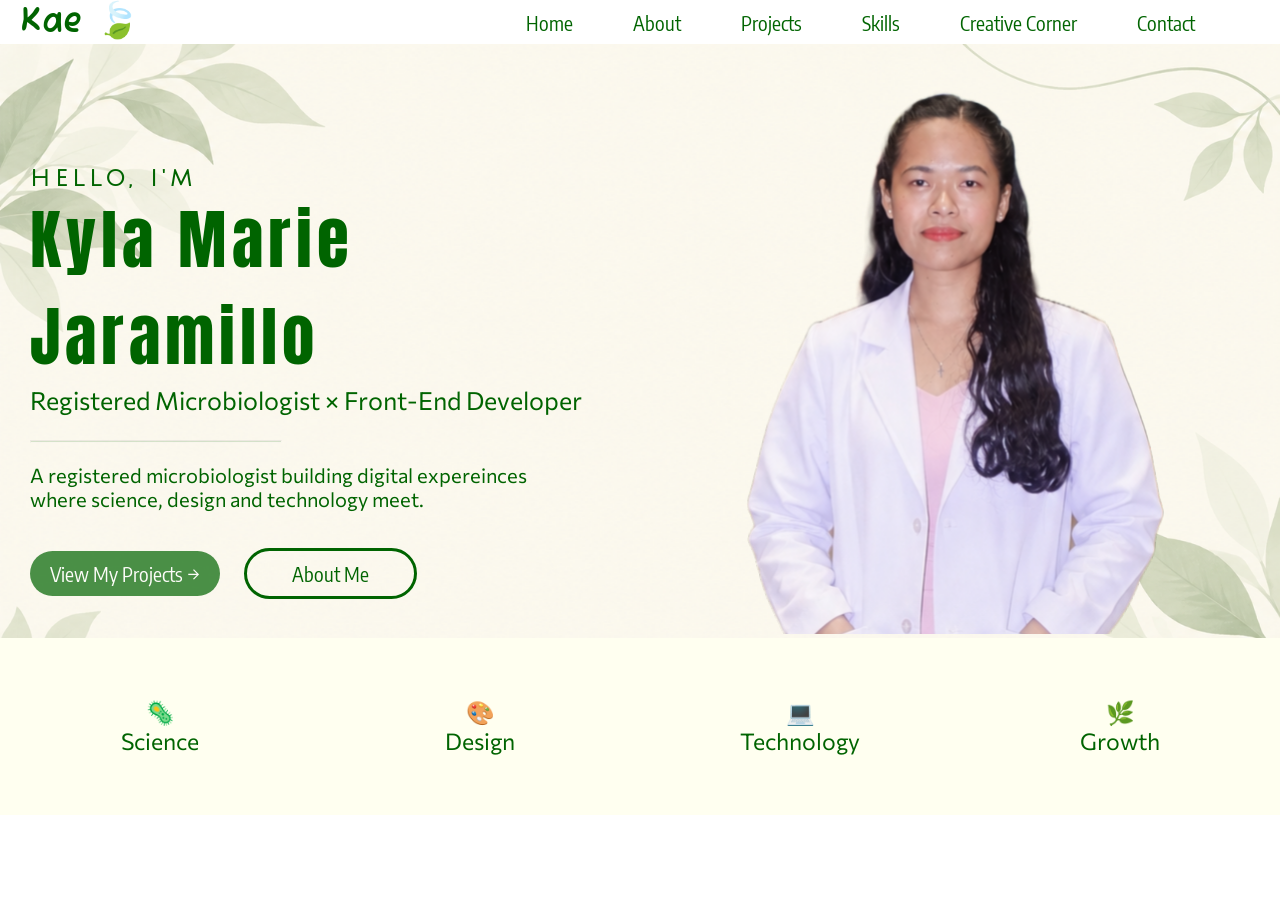
<file: index.html>
<!DOCTYPE html>
<html lang="en">

    <head>
        <meta charset="UTF-8">
        <link rel="icon" href="images/favicon.png"/>
        <title>Kyla Marie Jaramillo|Portfolio</title>
        <link rel="stylesheet" href="home.css">

        <link rel="preconnect" href="https://fonts.googleapis.com">
        <link rel="preconnect" href="https://fonts.gstatic.com" crossorigin>
        <link href="https://fonts.googleapis.com/css2?family=Fuzzy+Bubbles:wght@700&display=swap" rel="stylesheet">
       
        <link rel="preconnect" href="https://fonts.googleapis.com">
        <link rel="preconnect" href="https://fonts.gstatic.com" crossorigin>
        <link href="https://fonts.googleapis.com/css2?family=Encode+Sans+Condensed:wght@400;500&display=swap" rel="stylesheet">

        <link rel="preconnect" href="https://fonts.googleapis.com">
        <link rel="preconnect" href="https://fonts.gstatic.com" crossorigin>
        <link href="https://fonts.googleapis.com/css2?family=Julius+Sans+One&display=swap" rel="stylesheet">

        <link rel="preconnect" href="https://fonts.googleapis.com">
        <link rel="preconnect" href="https://fonts.gstatic.com" crossorigin>
        <link href="https://fonts.googleapis.com/css2?family=Anton&display=swap" rel="stylesheet">

        <link rel="preconnect" href="https://fonts.googleapis.com">
        <link rel="preconnect" href="https://fonts.gstatic.com" crossorigin>
        <link href="https://fonts.googleapis.com/css2?family=Commissioner:wght@100..900&display=swap" rel="stylesheet">
    </head>

    <body>
        <div id="top-bar">
            <div class="logo">
                <span> Kae &#127811 </span>
            </div>
            
            <nav>
                <a href="home.html" class="home" target="_self">Home</a>
                <a href="about.html" class="about" target="_self">About</a>
                <a href="projects.html" class="projects" target="_self">Projects</a>
                <a href="skills.html" class="skills" target="_self">Skills</a>
                <a href="creative corner.html" class="creative-corner" target="_self">Creative Corner</a>
                <a href="contact.html" class="contact" target="_self">Contact</a>
            </nav>
        </div>  
        
        <div id="content">
            <div class="section-1">
                <h1>HELLO, I'M</h1>
                <h2>Kyla Marie Jaramillo </h2>
                <h3> Registered Microbiologist &times Front-End Developer </h3>
                <hr/>
                <p> A registered microbiologist building digital  expereinces <br>
                where science, design and technology meet.</p>

                <a href="projects.html" class="my-projects" target="_self">View My Projects &#8594</a>
                <a href="about.html" class="about-me" target="_self">About Me</a>
            </div>

            <div class="section-2">
                <span class="section-2-image">
                    <img src="images/Home Image.png">
                </span>
            </div>
        </div>
    </body>
  
    <footer>
            <div class="science">  &#129440 <br> Science </div>
            <div class="design">  &#127912 <br> Design </div>
            <div class=" technology"> &#128187 <br> Technology </div>  
            <div class="growth"> &#127807 <br> Growth </div>
    </footer>

</html>
</file>
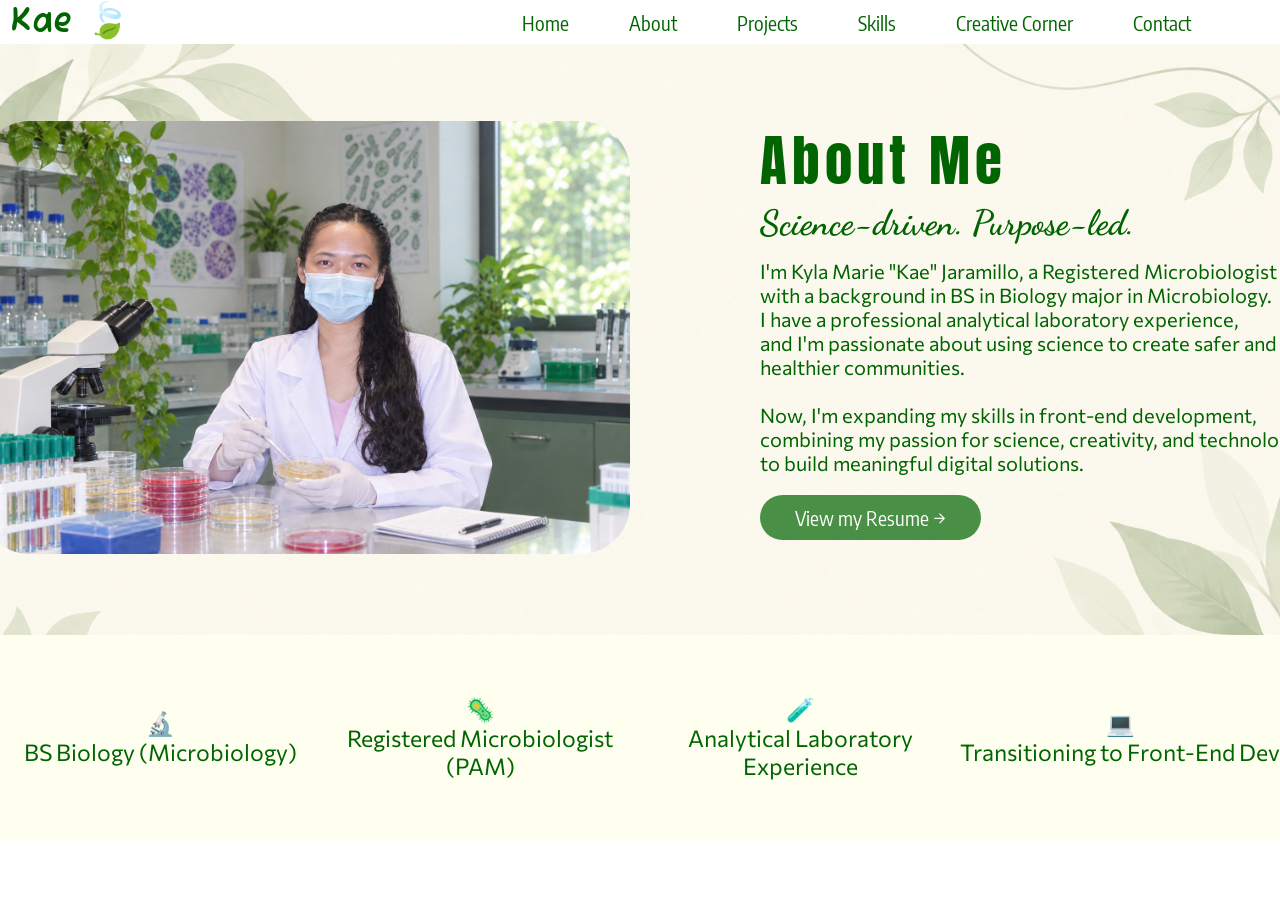
<file: about.html>
<!DOCTYPE html>
<html lang="en">

    <head>
        <meta charset="UTF-8">
        <link rel="icon" href="images/favicon.png">
        <title>Kyla Marie Jaramillo|Portfolio</title>
        <link rel="stylesheet" href="about.css">
        
        <link rel="preconnect" href="https://fonts.googleapis.com">
        <link rel="preconnect" href="https://fonts.gstatic.com" crossorigin>
        <link href="https://fonts.googleapis.com/css2?family=Fuzzy+Bubbles:wght@700&display=swap" rel="stylesheet">
       
        <link rel="preconnect" href="https://fonts.googleapis.com">
        <link rel="preconnect" href="https://fonts.gstatic.com" crossorigin>
        <link href="https://fonts.googleapis.com/css2?family=Encode+Sans+Condensed:wght@400;500&display=swap" rel="stylesheet">

        <link rel="preconnect" href="https://fonts.googleapis.com">
        <link rel="preconnect" href="https://fonts.gstatic.com" crossorigin>
        <link href="https://fonts.googleapis.com/css2?family=Anton&display=swap" rel="stylesheet">

        <link rel="preconnect" href="https://fonts.googleapis.com">
        <link rel="preconnect" href="https://fonts.gstatic.com" crossorigin>
        <link href="https://fonts.googleapis.com/css2?family=Dancing+Script:wght@400..700&display=swap" rel="stylesheet">

        <link rel="preconnect" href="https://fonts.googleapis.com">
        <link rel="preconnect" href="https://fonts.gstatic.com" crossorigin>
        <link href="https://fonts.googleapis.com/css2?family=Commissioner:wght@100..900&display=swap" rel="stylesheet">
    </head>

    <body>
        <div id="top-bar">
            <div class="logo">
                <span> Kae &#127811 </span>
            </div>
            <nav>
                <a href="home.html" class="home active" target="_self">Home</a>
                <a href="about.html" class="about active" target="_self">About</a>
                <a href="projects.html" class="projects active" target="_self">Projects</a>
                <a href="skills.html" class="skills active" target="_self">Skills</a>
                <a href="creative corner.html" class="creative-corner active" target="_self">Creative Corner</a>
                <a href="contact.html" class="contact active" target="_self">Contact</a>
           </nav>
        </div>  

        <div id="content">
            <div class="secion-1">
                <span class="section-1-image">
                    <img src="images/About Image.png">
                </span>
            </div>

            <div class="section-2">
                <h1> About Me </h1>
                <h2> Science-driven. Purpose-led. </h2>
                <p> I'm Kyla Marie "Kae" Jaramillo, a Registered Microbiologist <br>
                    with a background in BS in Biology major in Microbiology. <br>
                    I have a professional analytical laboratory experience, <br>
                    and I'm passionate about using science to create safer and <br>
                    healthier communities. <br> <br>
                    Now, I'm expanding my skills in front-end development, <br>
                    combining my passion for science, creativity, and technology <br>
                    to build meaningful digital solutions.
                </p>
                
                <a href="resume.html" class="resume" target="_blank">View my Resume &#8594 </a> 
            </div>
        </div>
</body>
        
<footer>
        <div class="course"> &#128300 <br> BS Biology (Microbiology) </div>
        <div class="licensure"> &#129440 <br> Registered Microbiologist (PAM)  </div>
        <div class="work-experience"> &#129514 <br> Analytical Laboratory Experience </div>
        <div class="transition"> &#128187 <br> Transitioning to Front-End Dev </div>
</footer>
</file>
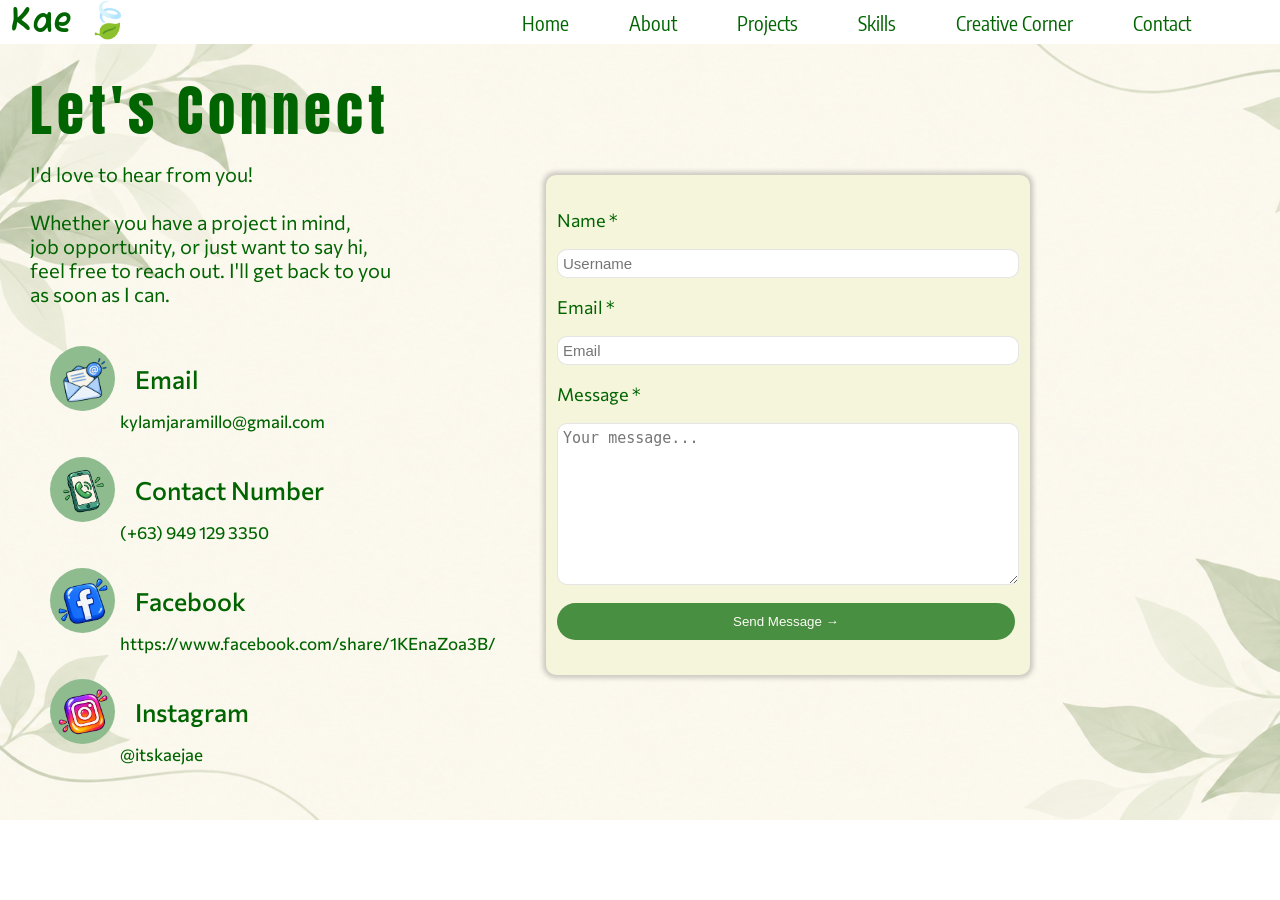
<file: contact.html>
<!DOCTYPE html>
<html lang="en">

    <head>

        <meta charset="UTF-8">
        <link rel="icon" href="images/favicon.png"/>
        <title>Kyla Marie Jaramillo|Portfolio</title>
        <link rel="stylesheet" href="contact.css">

        <link rel="preconnect" href="https://fonts.googleapis.com">
        <link rel="preconnect" href="https://fonts.gstatic.com" crossorigin>
        <link href="https://fonts.googleapis.com/css2?family=Fuzzy+Bubbles:wght@700&display=swap" rel="stylesheet">

        <link rel="preconnect" href="https://fonts.googleapis.com">
        <link rel="preconnect" href="https://fonts.gstatic.com" crossorigin>
        <link href="https://fonts.googleapis.com/css2?family=Encode+Sans+Condensed:wght@400;500&display=swap" rel="stylesheet">

        <link rel="preconnect" href="https://fonts.googleapis.com">
        <link rel="preconnect" href="https://fonts.gstatic.com" crossorigin>
        <link href="https://fonts.googleapis.com/css2?family=Anton&display=swap" rel="stylesheet">

        <link rel="preconnect" href="https://fonts.googleapis.com">
        <link rel="preconnect" href="https://fonts.gstatic.com" crossorigin>
        <link href="https://fonts.googleapis.com/css2?family=Commissioner:wght@100..900&display=swap" rel="stylesheet">
    </head>

    <body>
        <div id="top-bar">
            <div class="logo">
                <span> Kae &#127811 </span>
            </div>

            <nav>
                <a href="home.html" class="home active" target="_self">Home</a>
                <a href="about.html" class="about active" target="_self">About</a>
                <a href="projects.html" class="projects active" target="_self">Projects</a>
                <a href="skills.html" class="skills active" target="_self">Skills</a>
                <a href="creative corner.html" class="creative-corner active" target="_self">Creative Corner</a>
                <a href="contact.html" class="contact active" target="_self">Contact</a>
            </nav>
        </div>
        

        <div id="content">
            <div class="section-1">
                <h1> Let's Connect </h1>

                <h2> I'd love to hear from you! <br> <br>
                Whether you have a project in mind, <br>
                job opportunity, or just want to say hi, <br>
                feel free to reach out. I'll get back to you <br>
                as soon as I can.</h2>
                <h3 class="email"> 
                    <span class="email-image"> 
                        <img src="images/Contact-Email-icon.png">
                    </span> Email 
                </h3>
                    <p>kylamjaramillo@gmail.com</p>

                <h3 class="cellno"> 
                    <span class="cellno-image">
                        <img src="images/Contact-Contact Number-icon.png">
                    </span> Contact Number
                </h3>
                    <p>(+63) 949 129 3350</p>
                    
                <h3 class="fb"> 
                    <span class="fb-image">
                        <img src="images/Contact-Facebook-icon.png">
                    </span> Facebook
                </h3>
                    <p>https://www.facebook.com/share/1KEnaZoa3B/</p>
                    
                <h3 class="ig"> 
                    <span class="ig-image">
                        <img src="images/Contact-Instagram-icon.png">
                    </span> Instagram
                </h3>
                    <p>@itskaejae</p>
            </div>

            <div class="section-2-container">
                <div class="section-2">
                    <label for="name"> Name *</label> <br>
                        <input type="text" placeholder="Username" class="name" required/> <br>

                    <label for="email"> Email *</label> <br>
                        <input type="email" placeholder="Email" required/> <br>
                    
                    <label for="message"> Message * </label> <br>
                        <textarea placeholder="Your message..."></textarea> <br>
                        
                    <button type="submit"> Send Message &#8594 </button>
                </div>
            </div>
        </div>
    </body>
</html>

<!---->
</file>
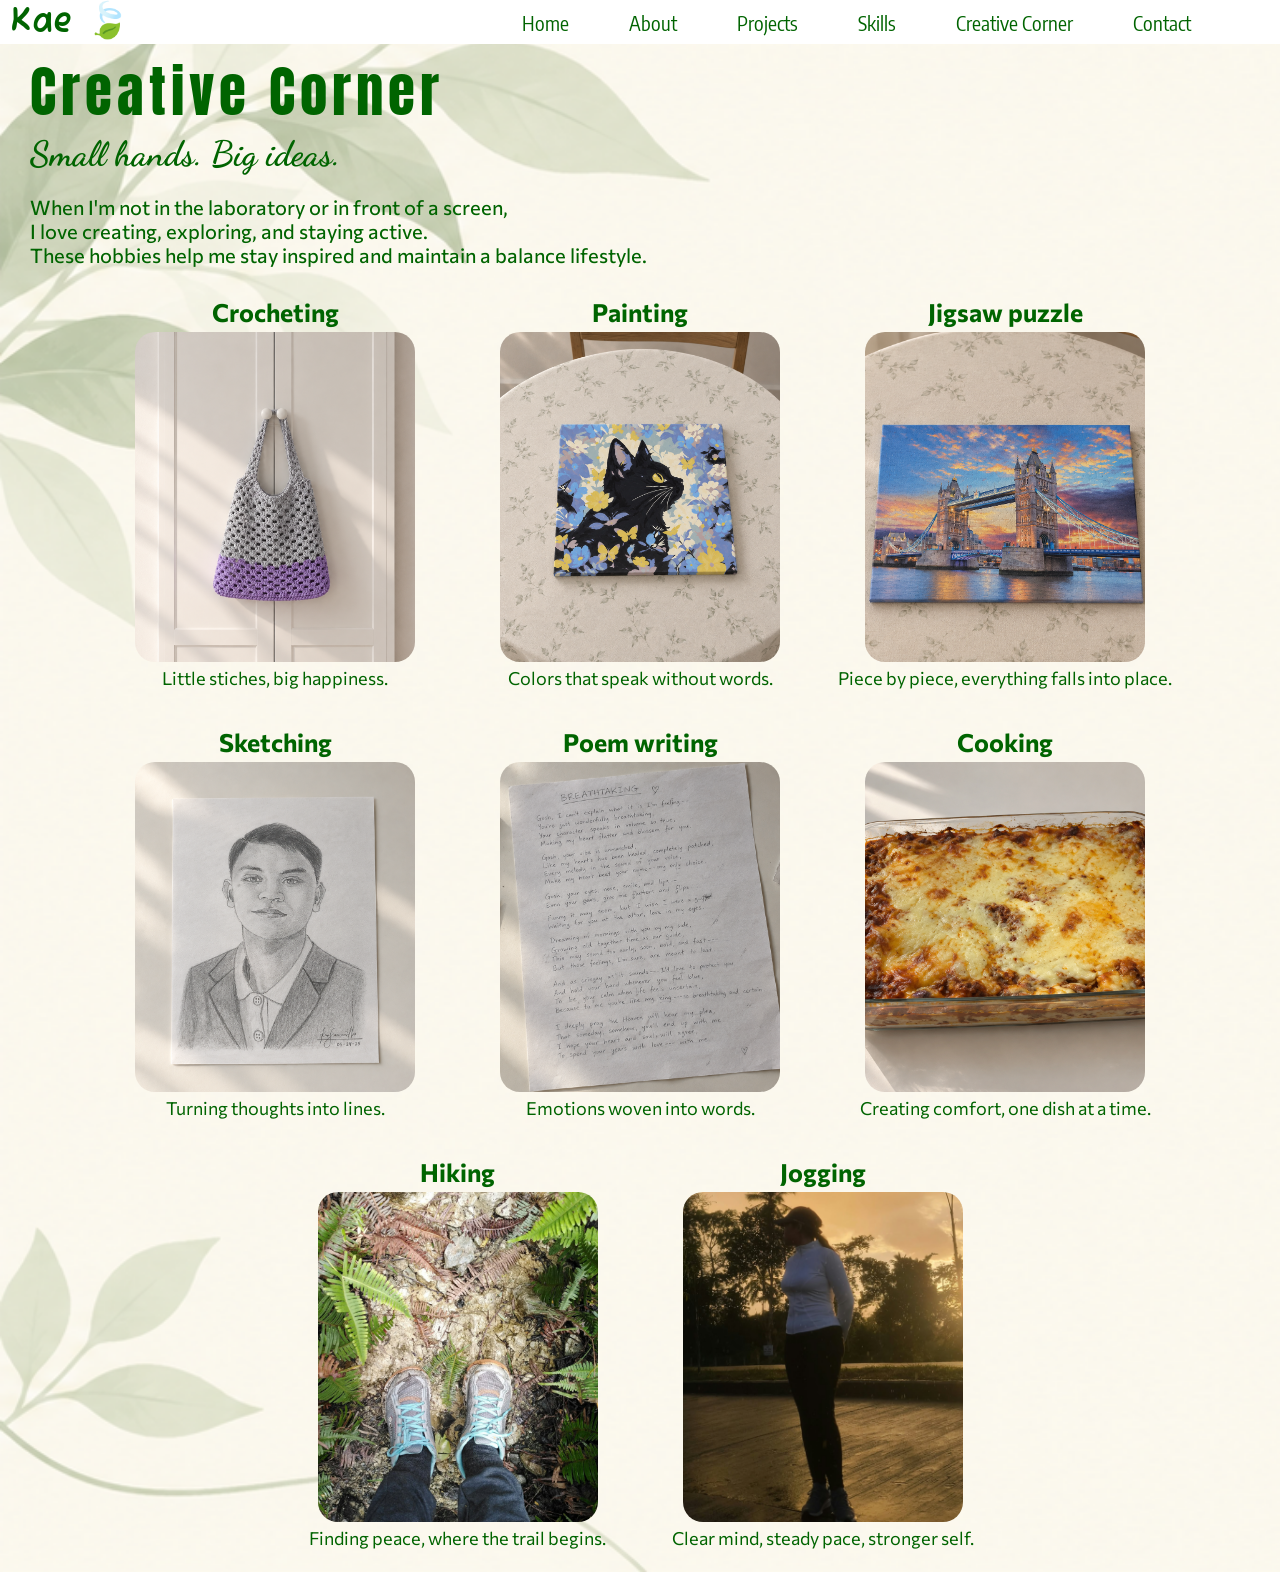
<file: creative corner.html>
<!DOCTYPE html>
<html lang="en">

    <head>

        <meta charset="UTF-8">
        <link rel="icon" href="images/favicon.png"/>
        <title>Kyla Marie Jaramillo|Portfolio</title>
        <link rel="stylesheet" href="creative corner.css">

        <link rel="preconnect" href="https://fonts.googleapis.com">
        <link rel="preconnect" href="https://fonts.gstatic.com" crossorigin>
        <link href="https://fonts.googleapis.com/css2?family=Fuzzy+Bubbles:wght@700&display=swap" rel="stylesheet">
       
        <link rel="preconnect" href="https://fonts.googleapis.com">
        <link rel="preconnect" href="https://fonts.gstatic.com" crossorigin>
        <link href="https://fonts.googleapis.com/css2?family=Commissioner:wght@100..900&display=swap" rel="stylesheet">

        <link rel="preconnect" href="https://fonts.googleapis.com">
        <link rel="preconnect" href="https://fonts.gstatic.com" crossorigin>
        <link href="https://fonts.googleapis.com/css2?family=Anton&display=swap" rel="stylesheet">
        
        <link rel="preconnect" href="https://fonts.googleapis.com">
        <link rel="preconnect" href="https://fonts.gstatic.com" crossorigin>
        <link href="https://fonts.googleapis.com/css2?family=Dancing+Script:wght@400..700&display=swap" rel="stylesheet">

        <link rel="preconnect" href="https://fonts.googleapis.com">
        <link rel="preconnect" href="https://fonts.gstatic.com" crossorigin>
        <link href="https://fonts.googleapis.com/css2?family=Encode+Sans+Condensed:wght@400;500&display=swap" rel="stylesheet">
    </head>

    <body>
        <div id="top-bar">
            <div class="logo">
                <span> Kae &#127811 </span>
            </div>
            <nav>
                <a href="home.html" class="home active" target="_self">Home</a>
                <a href="about.html" class="about active" target="_self">About</a>
                <a href="projects.html" class="projects active" target="_self">Projects</a>
                <a href="skills.html" class="skills active" target="_self">Skills</a>
                <a href="creative corner.html" class="creative-corner active" target="_self">Creative Corner</a>
                <a href="contact.html" class="contact active" target="_self">Contact</a>
            </nav>
        </div>

        <div id="content">
            <div class="section-1">
                <h1> Creative Corner </h1>
                <h2> Small hands. Big ideas.</h2>
                <h3> When I'm not in the laboratory or in front of a screen, <br>
                I love creating, exploring, and staying active. <br>
                These hobbies help me stay inspired and maintain a balance lifestyle.
                </h3>
            </div>

            <div class="section-2">
                <div class="hobby">
                    <h4> Crocheting </h4>
                        <img src="images/Creative Corner - Crocheting.png">
                            <p> Little stiches, big happiness.</p>
                </div>
                
                <div class="hobby">
                    <h4 > Painting </h4>
                        <img src="images/Creative Corner - Painting.png">
                            <p> Colors that speak without words. </p>
                </div>

                <div class="hobby">
                    <h4 >Jigsaw puzzle</h4>
                        <img src="images/Creative Corner - Jigsaw Puzzle.png">
                            <p> Piece by piece, everything falls into place.</p>
                </div>

                <div class="hobby">
                    <h4 >Sketching</h4>
                        <img src="images/Creative Corner - Sketching.png">
                            <p> Turning thoughts into lines. </p>
                </div>

                <div class="hobby">
                    <h4>Poem writing</h4>
                        <img src="images/Creative Corner - Poem writing.png">
                            <p> Emotions woven into words. </p>
                </div>

                <div class="hobby">
                    <h4 >Cooking </h4>
                        <img src="images/Creative Corner - Cooking.png">
                            <p> Creating comfort, one dish at a time. </p>
                 </div>

                <div class="hobby"> 
                    <h4 >Hiking</h4>
                        <img src="images/Creative Corner - Hiking.jpg">
                            <p> Finding peace, where the trail begins. </p>
                </div>

                <div class="hobby">
                    <h4> Jogging</h4>
                        <img src="images/Creative Corner - Jogging.png">
                           <p> Clear mind, steady pace, stronger self.</p>
                </div>
            </div>
        </div>
    </body>
</html>
</file>
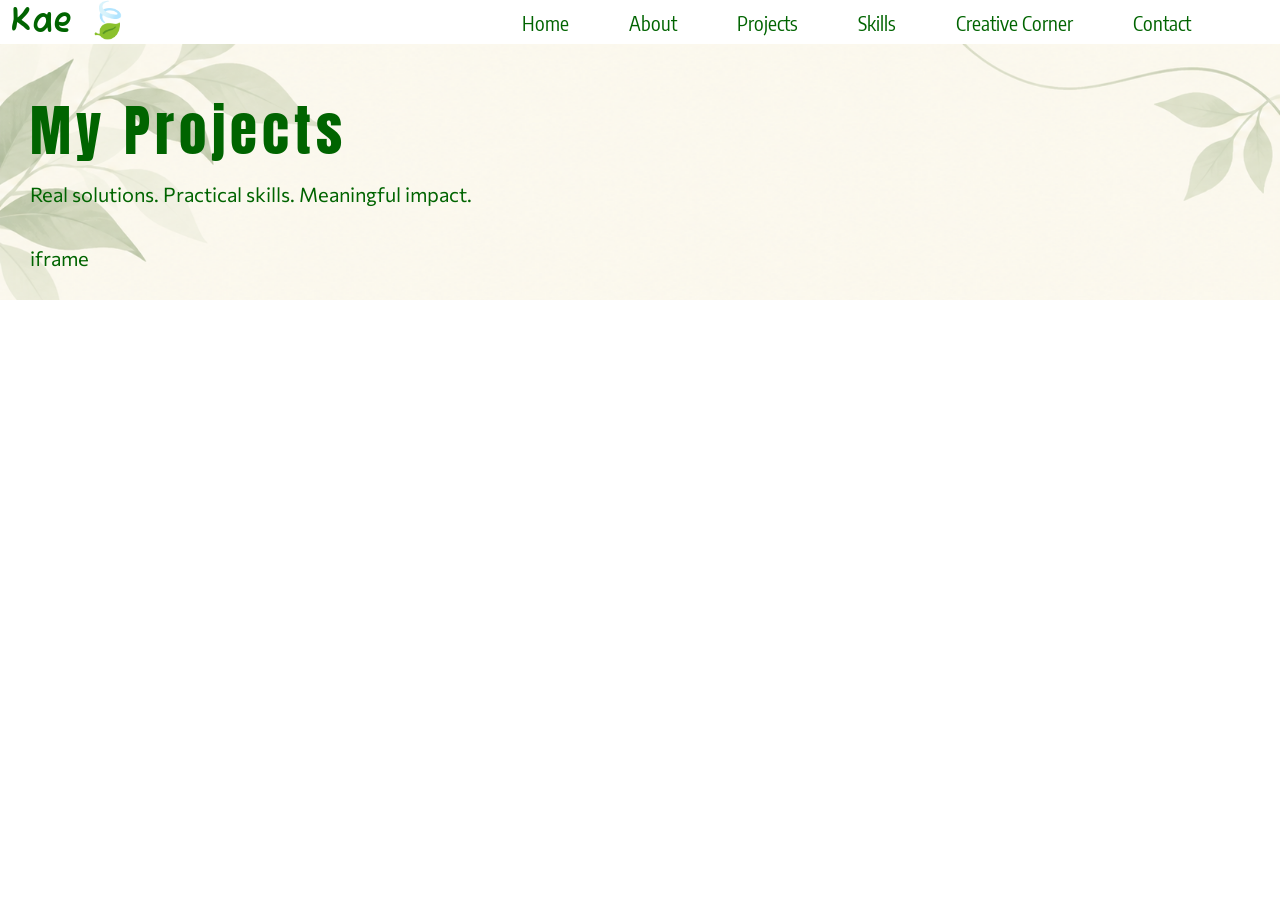
<file: projects.html>
<!DOCTYPE html>
<html lang="en">

    <head>

        <meta charset="UTF-8">
        <link rel="icon" href="images/favicon.png"/>
        <title>Kyla Marie Jaramillo|Portfolio</title>
        <link rel="stylesheet" href="projects.css">

        <link rel="preconnect" href="https://fonts.googleapis.com">
        <link rel="preconnect" href="https://fonts.gstatic.com" crossorigin>
        <link href="https://fonts.googleapis.com/css2?family=Fuzzy+Bubbles:wght@700&display=swap" rel="stylesheet">
       
        <link rel="preconnect" href="https://fonts.googleapis.com">
        <link rel="preconnect" href="https://fonts.gstatic.com" crossorigin>
        <link href="https://fonts.googleapis.com/css2?family=Encode+Sans+Condensed:wght@400;500&display=swap" rel="stylesheet">

        <link rel="preconnect" href="https://fonts.googleapis.com">
        <link rel="preconnect" href="https://fonts.gstatic.com" crossorigin>
        <link href="https://fonts.googleapis.com/css2?family=Anton&display=swap" rel="stylesheet">

        <link rel="preconnect" href="https://fonts.googleapis.com">
        <link rel="preconnect" href="https://fonts.gstatic.com" crossorigin>
        <link href="https://fonts.googleapis.com/css2?family=Commissioner:wght@100..900&display=swap" rel="stylesheet">
    </head>

    <body>
        <div id="top-bar">
            <div class="logo">
                <span> Kae &#127811 </span>
            </div>
            <nav>
                <a href="home.html" class="home active" target="_self">Home</a>
                <a href="about.html" class="about active" target="_self">About</a>
                <a href="projects.html" class="projects active" target="_self">Projects</a>
                <a href="skills.html" class="skills active" target="_self">Skills</a>
                <a href="creative corner.html" class="creative-corner active" target="_self">Creative Corner</a>
                <a href="contact.html" class="contact active" target="_self">Contact</a>
            </nav>
        </div>

        <div id="content">
            <div class="section-1">
                <h1> My Projects </h1>
                <h2> Real solutions. Practical skills. Meaningful impact.</h2>
            </div>
            <div>
                <p> iframe </p>
            </div>
        </div>
    </body>
</file>
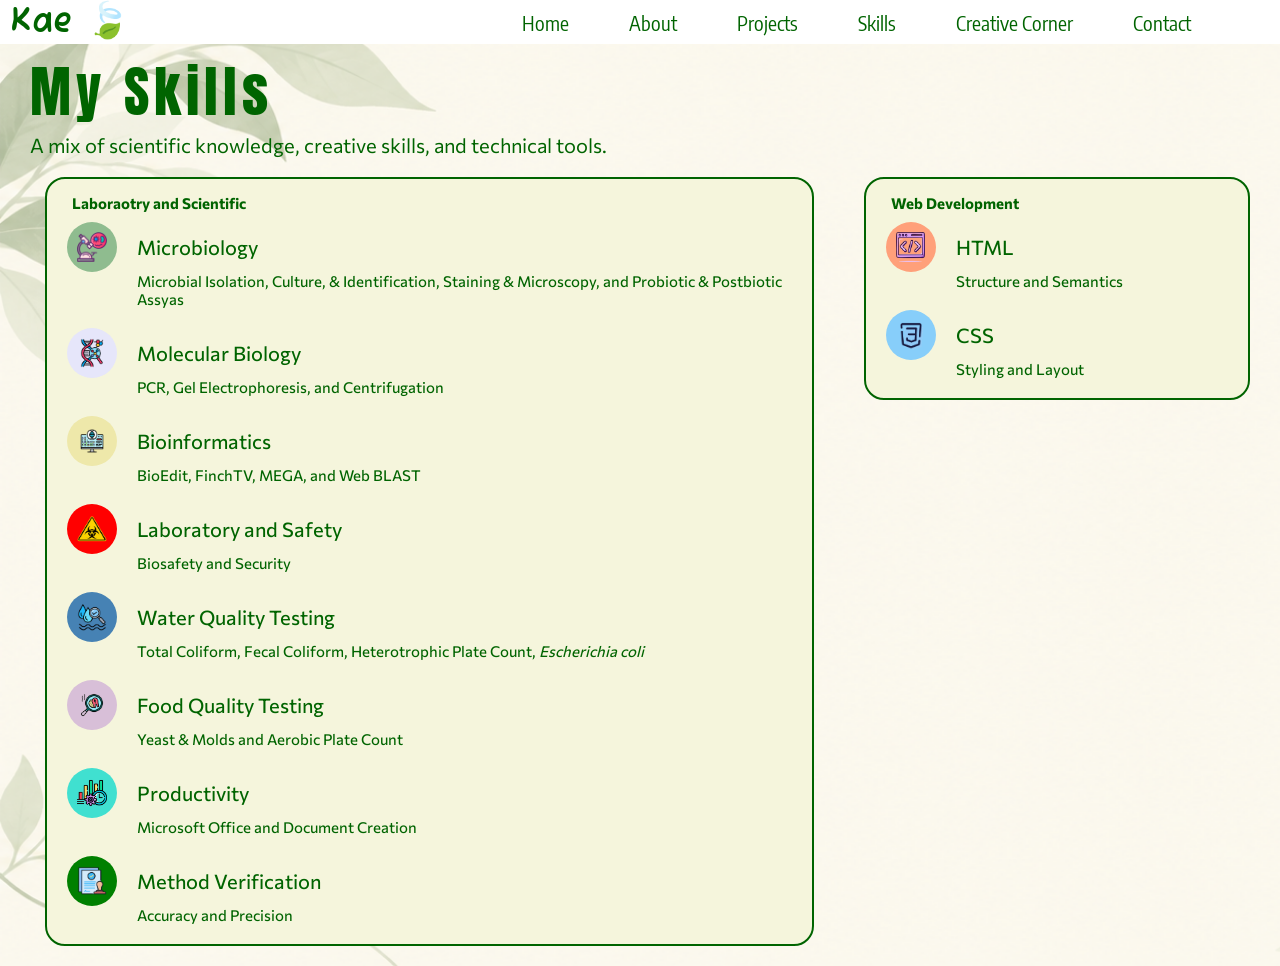
<file: skills.html>
<!DOCTYPE html>
<html lang="en">

    <head>

        <meta charset="UTF-8">
        <link rel="icon" href="images/favicon.png"/>
        <title>Kyla Marie Jaramillo|Portfolio</title>
        <link rel="stylesheet" href="skills.css">
        
        <link rel="preconnect" href="https://fonts.googleapis.com">
        <link rel="preconnect" href="https://fonts.gstatic.com" crossorigin>
        <link href="https://fonts.googleapis.com/css2?family=Fuzzy+Bubbles:wght@700&display=swap" rel="stylesheet">
       
        <link rel="preconnect" href="https://fonts.googleapis.com">
        <link rel="preconnect" href="https://fonts.gstatic.com" crossorigin>
        <link href="https://fonts.googleapis.com/css2?family=Encode+Sans+Condensed:wght@400;500&display=swap" rel="stylesheet">

        <link rel="preconnect" href="https://fonts.googleapis.com">
        <link rel="preconnect" href="https://fonts.gstatic.com" crossorigin>
        <link href="https://fonts.googleapis.com/css2?family=Anton&display=swap" rel="stylesheet">

        <link rel="preconnect" href="https://fonts.googleapis.com">
        <link rel="preconnect" href="https://fonts.gstatic.com" crossorigin>
        <link href="https://fonts.googleapis.com/css2?family=Commissioner:wght@100..900&display=swap" rel="stylesheet">
    </head>

    <body>
        <div id="top-bar">
            <div class="logo">
                <span> Kae &#127811 </span>
            </div>
            <nav>
                <a href="home.html" class="home active" target="_self">Home</a>
                <a href="about.html" class="about active" target="_self">About</a>
                <a href="projects.html" class="projects active" target="_self">Projects</a>
                <a href="skills.html" class="skills active" target="_self">Skills</a>
                <a href="creative corner.html" class="creative-corner active" target="_self">Creative Corner</a>
                <a href="contact.html" class="contact active" target="_self">Contact</a>
            </nav>
        </div>

        <div id="content">
            <div class="section-1">
                    <h1> My Skills </h1>
                    <h2> A mix of scientific knowledge, creative skills, and technical tools.</h2>
            </div>

            <div class="section-2">
                <div class="labsci"> 
                    <h3>Laboraotry and Scientific </h3>
                        <h4 class="microbio"> 
                            <span class= "microbio-image"> 
                                <img src="images/Skills-Microbiology-icon.png">
                            </span>  Microbiology  
                        </h4>
                            <p>Microbial Isolation, Culture, & Identification, Staining & Microscopy, and Probiotic & Postbiotic Assyas</p>
                        
                        <h4 class="molbio">
                            <span class="molbio-image"> 
                                <img src="images/Skills-Molecular Biology-icon.png">
                            </span> Molecular Biology
                        </h4> 
                            <p> PCR, Gel Electrophoresis, and Centrifugation</p>
                    
                        <h4 class="bioinfo"> 
                            <span class="bioinfo-image"> 
                                <img src="images/Skills-Bioinformatics-icon.jpg">
                            </span> Bioinformatics 
                        </h4> 
                            <p> BioEdit, FinchTV, MEGA, and Web BLAST</p>
                    
                        <h4 class="labsafety"> 
                            <span class="labsafety-image"> 
                                <img src="images/Skills-Laboratory and Safety-icon.jpg">
                            </span> Laboratory and Safety 
                        </h4>
                            <p> Biosafety and Security</p>
                        
                        <h4 class="waterqual"> 
                            <span class="waterqual-image">
                                <img src="images/Skills-Water Quality Testing-icon.png">
                            </span> Water Quality Testing
                        </h4>
                            <p> Total Coliform, Fecal Coliform, Heterotrophic Plate Count, <i> Escherichia coli</i> </p>
                        
                        <h4 class="foodqual"> 
                            <span class="foodqual-image">
                                <img src="images/Skills-Food Quality Testing-icon.png">
                            </span> Food Quality Testing 
                        </h4>
                            <p> Yeast & Molds and Aerobic Plate Count</p>
                        
                        <h4 class="productivity"> 
                            <span class="productivity-image">
                                <img src="images/Skills-Productivity-icon.png">
                            </span> Productivity
                        </h4>
                            <p> Microsoft Office and Document Creation</p>
                        
                        <h4 class="mver"> 
                            <span class="mver-image">
                                <img src="images/Skills-Method Verification-icon.jpg">
                            </span> Method Verification
                        </h4>
                            <p> Accuracy and Precision</p>
                </div>

                <div class="webdev"> 
                    <h3> Web Development </h3>
                        <h4 class="html"> 
                            <span class="html-image"> 
                                <img src="images/Skills-HTML-icon.jpg">
                            </span> HTML 
                        </h4>
                            <p> Structure and Semantics</p>
                    
                        <h4 class="css"> 
                            <span class="css-image">
                                <img src="images/Skills-CSS-icon.jpg">
                            </span> CSS 
                        </h4>
                            <p> Styling and Layout</p>
                </div>
            </div>
        </div>
    </body>
</html>
</file>
<file: home.css>
/*box model direction: top, right, bottom, left 
gap: space for items inside layout containers like flex
word-spacing: space for words*/

#top-bar{
    background-color: white;
    display: flex;
    width: 100%;
    align-items:center;
}
.logo{
    flex: 1;
    text-align: left;
    font-size: 35px;
    font-family: 'Fuzzy Bubbles';
    font-weight: 700;
    padding: 0px 0px 0px 20px;
    border: 0px 0px 0px 0px;
    margin: 0px 0px 0px 0px;
    color:#006400
}
nav{
    flex: 2;
    display: flex;
    justify-content: center;
    align-items: center;
    gap: 60px;
    font-size: 20px;
    font-family: 'Encode Sans Condensed';
    font-weight: 400;
    padding: 0px 0px 0px 0px;
    border: 0px 0px 0px 0px;
    margin: 0px 0px 0px 0px;
    color:#006400;
    transition: 0.5s;
}
nav a{
    color: #006400;
    text-decoration: none;
    white-space: nowrap;
}
.home{
    color:#006400;
    transition: 0.5s;
}
.home:hover{
    text-decoration:underline;
}
.about{
    color:#006400;
    transition: 0.5s;
}
.about:hover{
    text-decoration:underline;
}
.projects{
    color:#006400;
    transition: 0.5s;
}
.projects:hover{
    text-decoration:underline;
}
.skills{
    color:#006400;
    transition: 0.5s;
}
.skills:hover{
     text-decoration:underline;
}
.creative-corner{
    color:#006400;
    transition: 0.5s;
}
.creative-corner:hover{
     text-decoration:underline;
}
.contact{
    color:#006400;
    transition: 0.5s;
}
.contact:hover{
     text-decoration:underline;
}
body{
     margin: 0px 0px 0px 0px;
}
#content{
    background-image: url('images/body\ background\ 2.png');
    background-repeat: no-repeat;
    background-size: cover;
    padding: 0px 0px 0px 0px;
    border: 0px 0px 0px 0px;
    margin: 0px 0px 0px 0px;
    display:flex;
    align-items: center;
}
h1{
    text-align: left;
    font-size: 23px;
    letter-spacing:5px;
    font-family: 'Julius Sans One';
    font-weight: 600;
    padding: 70px 0px 0px 0px;
    border: 0px 0px 0px 0px;
    margin: 0px 0px 0px 0px;
    color:#006400;
}
h2{
    text-align: left;
    font-size: 65px;
    letter-spacing:5px;
    font-family: 'Anton';
    font-weight: 400;
    padding: 0px 0px 0px 0px;
    margin: 0px 0px 0px 0px;
    color:#006400;
}
h3{
    text-align: left;
    font-size: 25px;
    letter-spacing: 0px;
    font-family: 'Commissioner';
    text-transform: capitalize;
    font-weight:normal;
    padding: 0px 0px 0px 0px;
    border: 0px 0px 0px 0px;
    margin: 0px 0px 0px 0px;
    color:#006400;
}
hr{
    background-color: #006400;
    padding: 0.5px 0px 0px 0px;
    margin: 25px 0px 0px 0px;
    opacity: 0.15;
    width: 250px;
}
p{
    text-align: left;
    font-size: 20px;
    letter-spacing: 0px;
    font-family: 'Commissioner';
    text-transform: normal;
    font-weight:normal;
    text-align: justify;
    padding: 20px 0px 50px 0px;
    border: 0px 0px 0px 0px;
    margin: 0px 0px 0px 0px;
    color:#006400;
}
.section-1{
    flex: 1;
    display: flex;
    flex-direction: column;
    padding:0px 0px 0px 30px;
    border: 0px 0px 0px 0px;
    margin: 0px 0px 0px 0px;
    display: inline;
}
.section-1 a{
    text-decoration: none;
    white-space: nowrap;
    font-size: 20px;
    font-family: 'Encode Sans Condensed';
    font-weight: 400;
    
}
.my-projects{
    color: white;
    background-color: #006400;
    padding: 10px 20px 10px 20px;
    border: 10px 30px 10px 30px;
    margin: 0px 0px 0px 0px;
    border-radius: 50px;
    opacity: 0.7;
    transition: 0s;
}
.my-projects:hover{
    opacity: 1;
    color: white
}
.about-me{
    color: #006400;
    background-color: none;
    border-color: #006400;
    border-style: solid;
    padding: 10px 45px 10px 45px;
    border: 10px 30px 10px 30px;
    margin: 0px 0px 0px 20px;
    border-radius: 50px;
    transition: 0s;
}
.about-me:hover{
    background-color: #006400;
    color: white;
}
.section-2{
    flex: 1;
}
.section-2-image img{
    width: 550px;
    padding: 40px 0px 0px 0px;
    border: 0px 0px 0px 0px;
    margin: 0px 0px 0px 0px;
    border-radius: 50px;
}
footer{
    background-color: rgba(255, 255, 240, 1);
    display: flex;
    width: cover;
    justify-content: center;
    align-items: center;
    padding: 60px 0px 60px 0px;
}
.science{
    flex: 1;
    text-align: center;
    font-size: 23px;
    font-family: 'Commissioner';
    padding: 0px 0px 0px 0px;
    margin: 0px 0px 0px 0px;
    color:#006400
}
.design{
    flex: 1;
    text-align: center;
    font-size: 23px;
    font-family: 'Commissioner';
    padding: 0px 0px 0px 0px;
    border: 0px 0px 0px 0px;
    margin: 0px 0px 0px 0px;
    color:#006400
}
.technology{
    flex: 1;
    text-align: center;
    font-size: 23px;
    font-family: 'Commissioner';
    padding: 0px 0px 0px 0px;
    border: 0px 0px 0px 0px;
    margin: 0px 0px 0px 0px;
    color:#006400
}
.growth{
    flex: 1;
    text-align: center;
    font-size: 23px;
    font-family: 'Commissioner';
    padding: 0px 0px 0px 0px;
    border: 0px 0px 0px 0px;
    margin: 0px 0px 0px 0px;
    color:#006400
}

/*@media (max-width: 1024px){
    .logo{
        flex: 1;
        text-align: left;
        font-size: 28px;
        font-family: 'Fuzzy Bubbles';
        font-weight: 700;
        padding: 0px 0px 0px 20px;
        border: 0px 0px 0px 0px;
        margin: 0px 0px 0px 0px;
        color:#006400
    }
    nav{
        flex: 2;
        display: flex;
        justify-content: center;
        align-items: center;
        gap: 50px;
        font-size: 18px;
        font-family: 'Encode Sans Condensed';
        font-weight: 400;
        padding: 0px 0px 0px 0px;
        border: 0px 0px 0px 0px;
        margin: 0px 0px 0px 0px;
        color:#006400;
        transition: 0.5s;
    }
    h1{
        text-align: left;
        font-size: 18px;
        letter-spacing:3px;
        font-family: 'Julius Sans One';
        font-weight: 600;
        padding: 40px 0px 0px 0px;
        border: 0px 0px 0px 0px;
        margin: 0px 0px 0px 0px;
        color:#006400;
    }
    h2{
        text-align: left;
        font-size: 55px;
        letter-spacing:3px;
        font-family: 'Anton';
        font-weight: 400;
        padding: 0px 0px 0px 0px;
        margin: 0px 0px 0px 0px;
        color:#006400;
    }
    h3{
        text-align: left;
        font-size: 18px;
        letter-spacing: 0px;
        font-family: 'Commissioner';
        text-transform: capitalize;
        font-weight:normal;
        padding: 0px 0px 0px 0px;
        border: 0px 0px 0px 0px;
        margin: 0px 0px 0px 0px;
        color:#006400;
    }
    hr{
        background-color: #006400;
        padding: 0.5px 0px 0px 0px;
        margin: 20px 0px 0px 0px;
        opacity: 0.15;
        width: 180px;
    }
    p{
        text-align: left;
        font-size: 15px;
        letter-spacing: 0px;
        font-family: 'Commissioner';
        text-transform: normal;
        font-weight:normal;
        text-align: justify;
        padding: 20px 0px 50px 0px;
        border: 0px 0px 0px 0px;
        margin: 0px 0px 0px 0px;
        color:#006400;
    }
    .section-1{
        flex: 1;
        display: flex;
        flex-direction: column;
        padding:0px 0px 0px 30px;
        border: 0px 0px 0px 0px;
        margin: 0px 0px 0px 0px;
        display: inline;
    }
    .section-1 a{
        text-decoration: none;
        white-space: nowrap;
        font-size: 15px;
        font-family: 'Encode Sans Condensed';
        font-weight: 400; 
    }
    .my-projects{
        color: white;
        background-color: #006400;
        padding: 7px 15px 7px 15px;
        border: 10px 30px 10px 30px;
        margin: 0px 0px 0px 0px;
        border-radius: 50px;
        opacity: 0.7;
        transition: 0s;
    }
    .about-me{
        color: #006400;
        background-color: none;
        border-color: #006400;
        border-style: solid;
        padding: 7px 25px 7px 25px;
        border: 10px 30px 10px 30px;
        margin: 0px 0px 0px 20px;
        border-radius: 50px;
        transition: 0s;
    }
    .section-2{
        flex: 0.8;
    }
    .section-2-image img{
        width: 350px;
        padding: 40px 0px 0px 0px;
        border: 0px 0px 0px 0px;
        margin: 0px 0px 0px 0px;
        border-radius: 50px;
    }
}
</file>
<file: about.css>
#top-bar{
    background-color: white;
    display: flex;
    width: 100%;
    align-items:center;
}
.logo{
    flex: 1;
    text-align: left;
    font-size: 35px;
    font-family: 'Fuzzy Bubbles';
    font-weight: 700;
    padding: 0px 0px 0px 10px;
    border: 0px 0px 0px 0px;
    margin: 0px 0px 0px 0px;
    color:#006400
}
nav{
    flex: 2;
    display: flex;
    justify-content: center;
    align-items: center;
    gap: 60px;
    font-size: 20px;
    font-family: 'Encode Sans Condensed';
    font-weight: 400;
    padding: 0px 0px 0px 0px;
    border: 0px 0px 0px 0px;
    margin: 0px 0px 0px 0px;
    color:#006400;
    transition: 0.5s;
}
nav a{
    color: #006400;
    text-decoration: none;
    white-space: nowrap;
}
.home{
    color:#006400;
    transition: 0.5s;
}
.home:hover{
    text-decoration:underline;
}
.about{
    color:#006400;
    transition: 0.5s;
}
.about:hover{
    text-decoration:underline;
}
.projects{
    color:#006400;
    transition: 0.5s;
}
.projects:hover{
    text-decoration:underline;
}
.skills{
    color:#006400;
    transition: 0.5s;
}
.skills:hover{
     text-decoration:underline;
}
.creative-corner{
    color:#006400;
    transition: 0.5s;
}
.creative-corner:hover{
     text-decoration:underline;
}
.contact{
    color:#006400;
    transition: 0.5s;
}
.contact:hover{
     text-decoration:underline;
}
body{
     margin: 0px 0px 0px 0px;
}
#content{
    background-image: url(images/body\ background\ 2.png);
    background-repeat: no-repeat;
    background-size: cover;
    padding: 25px 0px 25px 0px;
    border: 0px 0px 0px 0px;
    margin: 0px 0px 0px 0px;
    display:flex;
    justify-content: center;
    align-items: center;
    gap: 130px;
    
}
h1{
    text-align: left;
    font-size: 55px;
    letter-spacing:5px;
    font-family: 'Anton';
    font-weight: 400;
    padding: 50px 0px 0px 0px;
    margin: 0px 0px 0px 0px;
    color:#006400;
}
h2{
    text-align: left;
    font-size: 35px;
    font-family: 'Dancing Script';
    font-weight: bolder;
    padding: 0px 0px 5px 0px;
    margin: 0px 0px 0px 0px;
    color:#006400;
}
p{
    text-align: left;
    font-size: 20px;
    font-family: 'Commissioner';
    font-weight: 400;
    padding: 10px 0px 30px 0px;
    margin: 0px 0px 0px 0px;
    color:#006400;
}
.section-1{
    flex: 1;
}
.section-1-image img{
    width: 650px;
    height: auto;
    padding: 0px 0px 0px 0px;
    border: 0px 0px 0px 0px;
    margin: 0px 0px 0px 0px;
    border-radius: 50px;
}
.section-2{
    flex: 0.5;
    flex-direction: column;
    text-decoration: none;
    white-space: nowrap;
    font-size: 20px;
    font-family: 'Encode Sans Condensed';
    font-weight: 400;
    padding:0px 0px 80px 0px;
    border: 0px 0px 0px 0px;
    margin: 0px 0px 0px 0px;
}
.resume{
    text-decoration: none;
    color: white;
    background-color: #006400;
    padding: 10px 35px 10px 35px;
    border: 10px 30px 10px 30px;
    margin: 0px 0px 0px 0px;
    border-radius: 50px;
    opacity: 0.7;
    transition: 0s;
}
.resume:hover{
     opacity: 1;
    color: white
}
footer{
    background-color: rgba(255, 255, 240, 1);
    display: flex;
    width: 100%;
    justify-content: center;
    align-items:center;
    padding: 60px 0px 60px 0px;
    border: 0px 0px 0px 0px;
    margin: 0px 0px 0px 0px;
}
.course{
    flex: 1;
    text-align: center;
    font-size: 23px;
    font-family: 'Commissioner';
    padding: 0px 0px 0px 0px;
    border: 0px 0px 0px 0px;
    margin: 0px 0px 0px 0px;
    color:#006400
}
.licensure{
    flex: 1;
    text-align: center;
    font-size: 23px;
    font-family: 'Commissioner';
    padding: 0px 0px 0px 0px;
    border: 0px 0px 0px 0px;
    margin: 0px 0px 0px 0px;
    color:#006400
}
.work-experience{
    flex: 1;
    text-align: center;
    font-size: 23px;
    font-family: 'Commissioner';
    padding: 0px 0px 0px 0px;
    border: 0px 0px 0px 0px;
    margin: 0px 0px 0px 0px;
    color:#006400
}
.transition{
    flex: 1;
    text-align: center;
    font-size: 23px;
    font-family: 'Commissioner';
    padding: 0px 0px 0px 0px;
    border: 0px 0px 0px 0px;
    margin: 0px 0px 0px 0px;
    color:#006400
}
</file>
<file: contact.css>
#top-bar{
    background-color: white;
    display: flex;
    width: 100%;
    align-items:center;
}
.logo{
    flex: 1;
    text-align: left;
    font-size: 35px;
    font-family: 'Fuzzy Bubbles';
    font-weight: 700;
    padding: 0px 0px 0px 10px;
    border: 0px 0px 0px 0px;
    margin: 0px 0px 0px 0px;
    color:#006400
}
nav{
    flex: 2;
    display: flex;
    justify-content: center;
    align-items: center;
    gap: 60px;
    font-size: 20px;
    font-family: 'Encode Sans Condensed';
    font-weight: 400;
    padding: 0px 0px 0px 0px;
    border: 0px 0px 0px 0px;
    margin: 0px 0px 0px 0px;
    color:#006400;
    transition: 0.5s;
}
nav a{
    color: #006400;
    text-decoration: none;
    white-space: nowrap;
}
.home{
    color:#006400;
    transition: 0.5s;
}
.home:hover{
    text-decoration:underline;
}
.about{
    color:#006400;
    transition: 0.5s;
}
.about:hover{
    text-decoration:underline;
}
.projects{
    color:#006400;
    transition: 0.5s;
}
.projects:hover{
    text-decoration:underline;
}
.skills{
    color:#006400;
    transition: 0.5s;
}
.skills:hover{
     text-decoration:underline;
}
.creative-corner{
    color:#006400;
    transition: 0.5s;
}
.creative-corner:hover{
     text-decoration:underline;
}
.contact{
    color:#006400;
    transition: 0.5s;
}
.contact:hover{
     text-decoration:underline;
}
body{
     margin: 0px 0px 0px 0px;
}
#content{
    background-image: url(images/body\ background\ 2.png);
    background-repeat: no-repeat;
    background-size: cover;
    display: flex;
    justify-content: center;
    align-items: flex-end;
    gap: 50px;
    padding: 15px 250px 30px 30px;
}
h1{
    text-align: left;
    font-size: 55px;
    letter-spacing:5px;
    font-family: 'Anton';
    font-weight: 400;
    padding: 10px 0px 10px 0px;
    margin: 0px 0px 0px 0px;
    color:#006400;
}
h2{
    text-align: left;
    font-size: 20px;
    font-family: 'Commissioner';
    font-weight: 400;
    padding: 0px 0px 40px 0px;
    margin: 0px 0px 0px 0px;
    color:#006400;
}
.section-1{
    flex: 1;
    display: flex;
    flex-direction: column;
    border-radius: 20px;
    text-align: left;
    font-size: 15px;
    font-family: 'Commissioner';
    color: #006400;
}
p{
    font-size: 17px;
    font-family: 'Commissioner';
    font-weight: 450;
    padding: 0px 0px 25px 90px;
    margin: 0px 0px 0px 0px;
    color:#006400;
}
.email { 
    display: flex;
    align-items: center;
    gap: 20px;
    font-size: 25px;
    font-family: 'Commissioner';
    font-weight: 500;
    padding: 0px 0px 0px 20px;
    margin: 0px 0px 0px 0px;
    color:#006400;
}
.email-image{
   width: 65px;
    height: 65px;
    background-color: #8FBC8F;
    border-radius: 50px;
    display: flex;
    justify-content: center;
    align-items: center;
    flex-shrink: 0px;
}
.email img{
    width: 60px;
    height: 60px;
    object-fit: contain;
    padding: 0px 0px 0px 0px;
    border: 0px 0px 0px 0px;
    margin: 0px 0px 0px 0px;
    border-radius: 0px;
}
.cellno { 
    display: flex;
    align-items: center;
    gap: 20px;
    font-size: 25px;
    font-family: 'Commissioner';
    font-weight: 500;
    padding: 0px 0px 0px 20px;
    margin: 0px 0px 0px 0px;
    color:#006400;
}
.cellno-image{
    width: 65px;
    height: 65px;
    background-color: #8FBC8F;
    border-radius: 50px;
    display: flex;
    justify-content: center;
    align-items: center;
    flex-shrink: 0px;
}
.cellno img{
   width: 50px;
    height: 50px;
    object-fit: contain;
    padding: 0px 0px 0px 0px;
    border: 0px 0px 0px 0px;
    margin: 0px 0px 0px 0px;
    border-radius: 0px;
}
.fb { 
    display: flex;
    align-items: center;
    gap: 20px;
    font-size: 25px;
    font-family: 'Commissioner';
    font-weight: 500;
    padding: 0px 0px 0px 20px;
    margin: 0px 0px 0px 0px;
    color:#006400;
}
.fb-image{
   width: 65px;
    height: 65px;
    background-color: #8FBC8F;
    border-radius: 50px;
    display: flex;
    justify-content: center;
    align-items: center;
    flex-shrink: 0px;
}
.fb img{
  width: 50px;
    height: 50px;
    object-fit: contain;
    padding: 0px 0px 0px 0px;
    border: 0px 0px 0px 0px;
    margin: 0px 0px 0px 0px;
    border-radius: 0px;
}
.ig { 
    display: flex;
    align-items: center;
    gap: 20px;
    font-size: 25px;
    font-family: 'Commissioner';
    font-weight: 500;
    padding: 0px 0px 0px 20px;
    margin: 0px 0px 0px 0px;
    color:#006400;

}
.ig-image{
    width: 65px;
    height: 65px;
    background-color: #8FBC8F;
    border-radius: 50px;
    display: flex;
    justify-content: center;
    align-items: center;
    flex-shrink: 0px;
}
.ig img{
    width: 50px;   
    object-fit: contain;
    padding: 0px 0px 0px 0px;
    border: 0px 0px 0px 0px;
    margin: 0px 0px 0px 0px;
    border-radius: 0px;
}
.section-2-container{
    width: 500px;
    height: 500px;
    display: flex;
    flex-direction: column;
    box-shadow: 0 0 5px 3px rgba(0, 0, 0, 0.2);
    background-color: beige;
    border-radius: 10px;
    margin: auto;
}
.section-2{
    margin: auto;
}
label{
    font-size: 18px;
    font-family: 'Commissioner';
    font-weight: 400;
    padding: 0px 0px 0px 0px;
    margin: 0px 0px 0px 0px;
    color:#006400;
    display: block;
}
input{
    display:block;
    width: 450px;
    outline: none;
    padding: 5px;
    font-size: 15px;
    border: 1px solid rgba(0, 0, 0, 0.1);
    border-radius: 10px;
}
textarea{
    display:block;
    width: 450px;
    height: 150px;
    outline: none;
    padding: 5px;
    font-size: 15px;
    border: 1px solid rgba(0, 0, 0, 0.1);
    border-radius: 10px;
}
button{
    text-decoration: none;
    color: white;
    background-color: #006400;
    outline: none;
    padding: 10px 175px 10px 175px;
    border: 1px solid rgba(0, 0, 0, 0);
    margin: 0px 0px 0px 0px;
    border-radius: 50px;
    opacity: 0.7;
    transition: 0s;
}
button:hover{
    opacity: 1;
    color: white
}
</file>
<file: creative corner.css>
#top-bar{
    background-color: white;
    display: flex;
    width: 100%;
    align-items:center;
    position: fixed;
}
.logo{
    flex: 1;
    text-align: left;
    font-size: 35px;
    font-family: 'Fuzzy Bubbles';
    font-weight: 700;
    padding: 0px 0px 0px 10px;
    border: 0px 0px 0px 0px;
    margin: 0px 0px 0px 0px;
    color:#006400
}
nav{
    flex: 2;
    display: flex;
    justify-content: center;
    align-items: center;
    gap: 60px;
    font-size: 20px;
    font-family: 'Encode Sans Condensed';
    font-weight: 400;
    padding: 0px 0px 0px 0px;
    border: 0px 0px 0px 0px;
    margin: 0px 0px 0px 0px;
    color:#006400;
    transition: 0.5s;
}
nav a{
    color: #006400;
    text-decoration: none;
    white-space: nowrap;
}
.home{
    color:#006400;
    transition: 0.5s;
}
.home:hover{
    text-decoration:underline;
}
.about{
    color:#006400;
    transition: 0.5s;
}
.about:hover{
    text-decoration:underline;
}
.projects{
    color:#006400;
    transition: 0.5s;
}
.projects:hover{
    text-decoration:underline;
}
.skills{
    color:#006400;
    transition: 0.5s;
}
.skills:hover{
     text-decoration:underline;
}
.creative-corner{
    color:#006400;
    transition: 0.5s;
}
.creative-corner:hover{
     text-decoration:underline;
}
.contact{
    color:#006400;
    transition: 0.5s;
}
.contact:hover{
     text-decoration:underline;
}
body{
     margin: 0px 0px 0px 0px;
}
#content{
    background-image: url(images/body\ background\ 2.png);
    background-repeat: no-repeat;
    background-size: cover;
    padding: 0px 0px 0px 0px;
    border: 0px 0px 0px 0px;
    margin: 0px 0px 0px 0px;
}
h1{
    text-align: left;
    font-size: 55px;
    letter-spacing:5px;
    font-family: 'Anton';
    font-weight: 400;
    padding: 50px 0px 0px 30px;
    margin: 0px 0px 0px 0px;
    color:#006400;
}
h2{
    text-align: left;
    font-size: 35px;
    font-family: 'Dancing Script';
    font-weight: bolder;
    padding: 0px 0px 20px 30px;
    margin: 0px 0px 0px 0px;
    color:#006400;
}
h3{
    font-size: 20px;
    font-family: 'Commissioner';
    font-weight: 450;
    padding: 0px 0px 30px 30px;
    margin: 0px 0px 0px 0px;
    color:#006400;
}
.section-2 {
    display: flex;
    justify-content: center;
    align-items: flex-start;
    flex-direction: row;
    flex-wrap: wrap;
    gap: 15px;
    padding: 0px 0px 0px 0px;
    border: 0px 0px 0px 0px;
    margin: 0px 0px 0px 0px;
}
.hobby{
    width: 20%;
    text-align: center;
    
    width: 350px;
    height: 415px;
    border-radius: 20px;
}
h4{
    font-size: 25px;
    font-family: 'Commissioner';
    font-weight: bold;
    color: #006400;
    padding: 0px 0px 5px 0px;
    border: 0px 0px 0px 0px;
    margin: 0px 0px 0px 0px;
}

.hobby img{
    width: 280px;
    height: 330px;
    object-fit: cover;
    display: block;
    margin: auto;
    border-radius: 20px;
}
p{
    font-size: 18px;
    margin: 0px;
    font-family: 'Commissioner';
    color: #006400;
    padding: 5px 0px 20px 0px;
    border: 0px 0px 0px 0px;
    margin: 0px 0px 0px 0px;
}
</file>
<file: projects.css>
#top-bar{
    background-color: white;
    display: flex;
    width: 100%;
    align-items:center;
}
.logo{
    flex: 1;
    text-align: left;
    font-size: 35px;
    font-family: 'Fuzzy Bubbles';
    font-weight: 700;
    padding: 0px 0px 0px 10px;
    border: 0px 0px 0px 0px;
    margin: 0px 0px 0px 0px;
    color:#006400;
    
}
nav{
    flex: 2;
    display: flex;
    justify-content: center;
    align-items: center;
    gap: 60px;
    font-size: 20px;
    font-family: 'Encode Sans Condensed';
    font-weight: 400;
    padding: 0px 0px 0px 0px;
    border: 0px 0px 0px 0px;
    margin: 0px 0px 0px 0px;
    color:#006400;
    transition: 0.5s;
}
nav a{
    color: #006400;
    text-decoration: none;
    white-space: nowrap;
}
.home{
    color:#006400;
    transition: 0.5s;
}
.home:hover{
    text-decoration:underline;
}
.about{
    color:#006400;
    transition: 0.5s;
}
.about:hover{
    text-decoration:underline;
}
.projects{
    color:#006400;
    transition: 0.5s;
}
.projects:hover{
    text-decoration:underline;
}
.skills{
    color:#006400;
    transition: 0.5s;
}
.skills:hover{
     text-decoration:underline;
}
.creative-corner{
    color:#006400;
    transition: 0.5s;
}
.creative-corner:hover{
     text-decoration:underline;
}
.contact{
    color:#006400;
    transition: 0.5s;
}
.contact:hover{
     text-decoration:underline;
}
body{
     margin: 0px 0px 0px 0px;
}
#content{
    background-image: url(images/body\ background\ 2.png);
    background-repeat: no-repeat;
    background-size: cover;
    min-height: 100%;
    min-width: 100%;
    padding: 0px 0px 0px 0px;
    border: 0px 0px 0px 0px;
    margin: 0px 0px 0px 0px;
}
h1{
    text-align: left;
    font-size: 55px;
    letter-spacing:5px;
    font-family: 'Anton';
    font-weight: 400;
    padding: 45px 0px 0px 30px;
    margin: 0px 0px 0px 0px;
    color:#006400;
}
h2{
    text-align: left;
    font-size: 20px;
    font-family: 'Commissioner';
    font-weight: 400;
    padding: 10px 0px 30px 30px;
    margin: 0px 0px 0px 0px;
    color:#006400;
}
p{
    text-align: left;
    font-size: 20px;
    font-family: 'Commissioner';
    font-weight: 400;
    padding: 10px 0px 30px 30px;
    margin: 0px 0px 0px 0px;
    color:#006400;
}
</file>
<file: skills.css>
#top-bar{
    background-color: white;
    display: flex;
    width: 100%;
    align-items:center;
    position: fixed;
}
.logo{
    flex: 1;
    text-align: left;
    font-size: 35px;
    font-family: 'Fuzzy Bubbles';
    font-weight: 700;
    padding: 0px 0px 0px 10px;
    border: 0px 0px 0px 0px;
    margin: 0px 0px 0px 0px;
    color:#006400
}
nav{
    flex: 2;
    display: flex;
    justify-content: center;
    align-items: center;
    gap: 60px;
    font-size: 20px;
    font-family: 'Encode Sans Condensed';
    font-weight: 400;
    padding: 0px 0px 0px 0px;
    border: 0px 0px 0px 0px;
    margin: 0px 0px 0px 0px;
    color:#006400;
    transition: 0.5s;
}
nav a{
    color: #006400;
    text-decoration: none;
    white-space: nowrap;
}
.home{
    color:#006400;
    transition: 0.5s;
}
.home:hover{
    text-decoration:underline;
}
.about{
    color:#006400;
    transition: 0.5s;
}
.about:hover{
    text-decoration:underline;
}
.projects{
    color:#006400;
    transition: 0.5s;
}
.projects:hover{
    text-decoration:underline;
}
.skills{
    color:#006400;
    transition: 0.5s;
}
.skills:hover{
     text-decoration:underline;
}
.creative-corner{
    color:#006400;
    transition: 0.5s;
}
.creative-corner:hover{
     text-decoration:underline;
}
.contact{
    color:#006400;
    transition: 0.5s;
}
.contact:hover{
     text-decoration:underline;
}
body{
     margin: 0px 0px 0px 0px;
}
#content{
    background-image: url(images/body\ background\ 2.png);
    background-repeat: no-repeat;
    background-size: cover;
    padding: 0px 0px 0px 0px;
    border: 0px 0px 0px 0px;
    margin: 0px 0px 0px 0px;
}
h1{
    text-align: left;
    font-size: 55px;
    letter-spacing:5px;
    font-family: 'Anton';
    font-weight: 400;
    padding: 50px 0px 0px 30px;
    margin: 0px 0px 0px 0px;
    color:#006400;
}
h2{
    text-align: left;
    font-size: 20px;
    font-family: 'Commissioner';
    font-weight: 400;
    padding: 0px 0px 20px 30px;
    margin: 0px 0px 0px 0px;
    color:#006400;
}
.section-2{
    display:flex;
    justify-content: center;
    align-items: flex-start;
    gap: 50px;
    padding: 0px 30px 20px 45px;
    border: 0px 0px 0px 0px;
    margin: 0px 0px 0px 0px;
}
h3{
    font-size: 15px;
    font-family: 'Commissioner';
    font-weight: 400px;
    padding: 15px 0px 0px 25px;
    margin: 0px 0px 0px 0px;
    color:#006400;
}
h4{
    font-size: 20px;
    font-family: 'Commissioner';
    font-weight: 450;
    padding: 0px 0px 0px 30px;
    margin: 0px 0px 0px 0px;
    color:#006400;
}
p{
    font-size: 15px;
    font-family: 'Commissioner';
    font-weight: 450;
    padding: 0px 0px 0px 90px;
    margin: 0px 0px 0px 0px;
    color:#006400;
}
.labsci{
    flex: 2;
    display: flex;
    flex-direction: column;
    border: 2px solid #006400;
    background-color: beige;
    border-radius: 20px;
    text-align: left;
    font-size: 15px;
    font-family: 'Commissioner';
    padding: 0px 0px 20px 0px;
    border: 0px 0px 0px 0px;
    margin: 0px 0px 0px 0px;
    color:#006400
}
.microbio { /*for the text, display:flex is used because the image and text are two different items*/
    display: flex;
    align-items: center;
    gap: 20px;
    margin: 0;
    padding: 10px 0px 0px 20px;
}
.microbio-image{ /*for the image's background*/
    width: 50px;
    height: 50px;
    background-color: #8FBC8F;
    border-radius: 50px;
    display: flex;
    justify-content: center;
    align-items: center;
    flex-shrink: 0px;
}
.microbio-image img{ /*for the image itself*/
    width: 30px;
    height: 30px;
    object-fit: contain;
    padding: 0px 0px 0px 0px;
    border: 0px 0px 0px 0px;
    margin: 0px 0px 0px 0px;
    border-radius: 0px;
}
.molbio {
    display: flex;
    align-items: center;
    gap: 20px;
    margin: 0;
    padding: 20px 0px 0px 20px;
}
.molbio-image{
    width: 50px;
    height: 50px;
    background-color: #E6E6FA;
    border-radius: 50px;
    display: flex;
    justify-content: center;
    align-items: center;
    flex-shrink: 0px;
}
.molbio-image img{
    width: 30px;
    height: 30px;
    object-fit: contain;
    background-color: transparent;
    padding: 0px 0px 0px 0px;
    border: 0px 0px 0px 0px;
    margin: 0px 0px 0px 0px;
    border-radius: 0px;
}
.bioinfo {
    display: flex;
    align-items: center;
    gap: 20px;
    margin: 0;
    padding: 20px 0px 0px 20px;
}
.bioinfo-image{
    width: 50px;
    height: 50px;
    background-color: #EEE8AA;
    border-radius: 50px;
    display: flex;
    justify-content: center;
    align-items: center;
    flex-shrink: 0px;
}
.bioinfo-image img{
    width: 30px;
    height: 30px;
    object-fit: contain;
    background-color: transparent;
    padding: 0px 0px 0px 0px;
    border: 0px 0px 0px 0px;
    margin: 0px 0px 0px 0px;
    border-radius: 0px;
}
.labsafety {
    display: flex;
    align-items: center;
    gap: 20px;
    margin: 0;
    padding: 20px 0px 0px 20px;
}
.labsafety-image{
    width: 50px;
    height: 50px;
    background-color: #FF0000;
    border-radius: 50px;
    display: flex;
    justify-content: center;
    align-items: center;
    flex-shrink: 0px;
}
.labsafety-image img{
    width: 30px;
    height: 30px;
    object-fit: contain;
    background-color: transparent;
    padding: 0px 0px 0px 0px;
    border: 0px 0px 0px 0px;
    margin: 0px 0px 0px 0px;
    border-radius: 0px;
}
.waterqual {
    display: flex;
    align-items: center;
    gap: 20px;
    margin: 0;
    padding: 20px 0px 0px 20px;
}
.waterqual-image{
    width: 50px;
    height: 50px;
    background-color: #4682B4;
    border-radius: 50px;
    display: flex;
    justify-content: center;
    align-items: center;
    flex-shrink: 0px;
}
.waterqual-image img{
    width: 30px;
    height: 30px;
    object-fit: contain;
    background-color: transparent;
    padding: 0px 0px 0px 0px;
    border: 0px 0px 0px 0px;
    margin: 0px 0px 0px 0px;
    border-radius: 0px;
}
.foodqual {
    display: flex;
    align-items: center;
    gap: 20px;
    margin: 0;
    padding: 20px 0px 0px 20px;
}
.foodqual-image{
    width: 50px;
    height: 50px;
    background-color: #D8BFD8;
    border-radius: 50px;
    display: flex;
    justify-content: center;
    align-items: center;
    flex-shrink: 0px;
}
.foodqual-image img{
    width: 30px;
    height: 30px;
    object-fit: contain;
    background-color: transparent;
    padding: 0px 0px 0px 0px;
    border: 0px 0px 0px 0px;
    margin: 0px 0px 0px 0px;
    border-radius: 0px;
}
.productivity {
    display: flex;
    align-items: center;
    gap: 20px;
    margin: 0;
    padding: 20px 0px 0px 20px;
}
.productivity-image{
    width: 50px;
    height: 50px;
    background-color: #40E0D0;
    border-radius: 50px;
    display: flex;
    justify-content: center;
    align-items: center;
    flex-shrink: 0px;
}
.productivity-image img{
    width: 30px;
    height: 30px;
    object-fit: contain;
    background-color: transparent;
    padding: 0px 0px 0px 0px;
    border: 0px 0px 0px 0px;
    margin: 0px 0px 0px 0px;
    border-radius: 0px;
}
.mver {
    display: flex;
    align-items: center;
    gap: 20px;
    margin: 0;
    padding: 20px 0px 0px 20px;
}
.mver-image{
    width: 50px;
    height: 50px;
    background-color: #008000;
    border-radius: 50px;
    display: flex;
    justify-content: center;
    align-items: center;
    flex-shrink: 0px;
}
.mver-image img{
    width: 30px;
    height: 30px;
    object-fit: contain;
    background-color: transparent;
    padding: 0px 0px 0px 0px;
    border: 0px 0px 0px 0px;
    margin: 0px 0px 0px 0px;
    border-radius: 0px;
}
.webdev{
    flex: 1;
    display:flex;
    flex-direction: column;
    border: 2px solid #006400;
    background-color: beige;
    border-radius: 20px;
    text-align: left;
    font-size: 15px;
    font-family: 'Commissioner';
    padding: 0px 0px 20px 0px;
    border: 0px 0px 0px 0px;
    margin: 0px 0px 0px 0px;
    color:#006400
}
.html {
    display: flex;
    align-items: center;
    gap: 20px;
    margin: 0;
    padding: 10px 0px 0px 20px;
}
.html-image{
    width: 50px;
    height: 50px;
    background-color: #FFA07A;
    border-radius: 50px;
    display: flex;
    justify-content: center;
    align-items: center;
    flex-shrink: 0px;
}
.html-image img{
    width: 30px;
    height: 30px;
    object-fit: contain;
    background-color: transparent;
    padding: 0px 0px 0px 0px;
    border: 0px 0px 0px 0px;
    margin: 0px 0px 0px 0px;
    border-radius: 0px;
}
.css {
    display: flex;
    align-items: center;
    gap: 20px;
    margin: 0;
    padding: 20px 0px 0px 20px;
}
.css-image{
    width: 50px;
    height: 50px;
    background-color: #87CEFA;
    border-radius: 50px;
    display: flex;
    justify-content: center;
    align-items: center;
    flex-shrink: 0px;
}
.css-image img{
    width: 30px;
    height: 30px;
    object-fit: contain;
    background-color: transparent;
    padding: 0px 0px 0px 0px;
    border: 0px 0px 0px 0px;
    margin: 0px 0px 0px 0px;
    border-radius: 0px;
}
</file>
